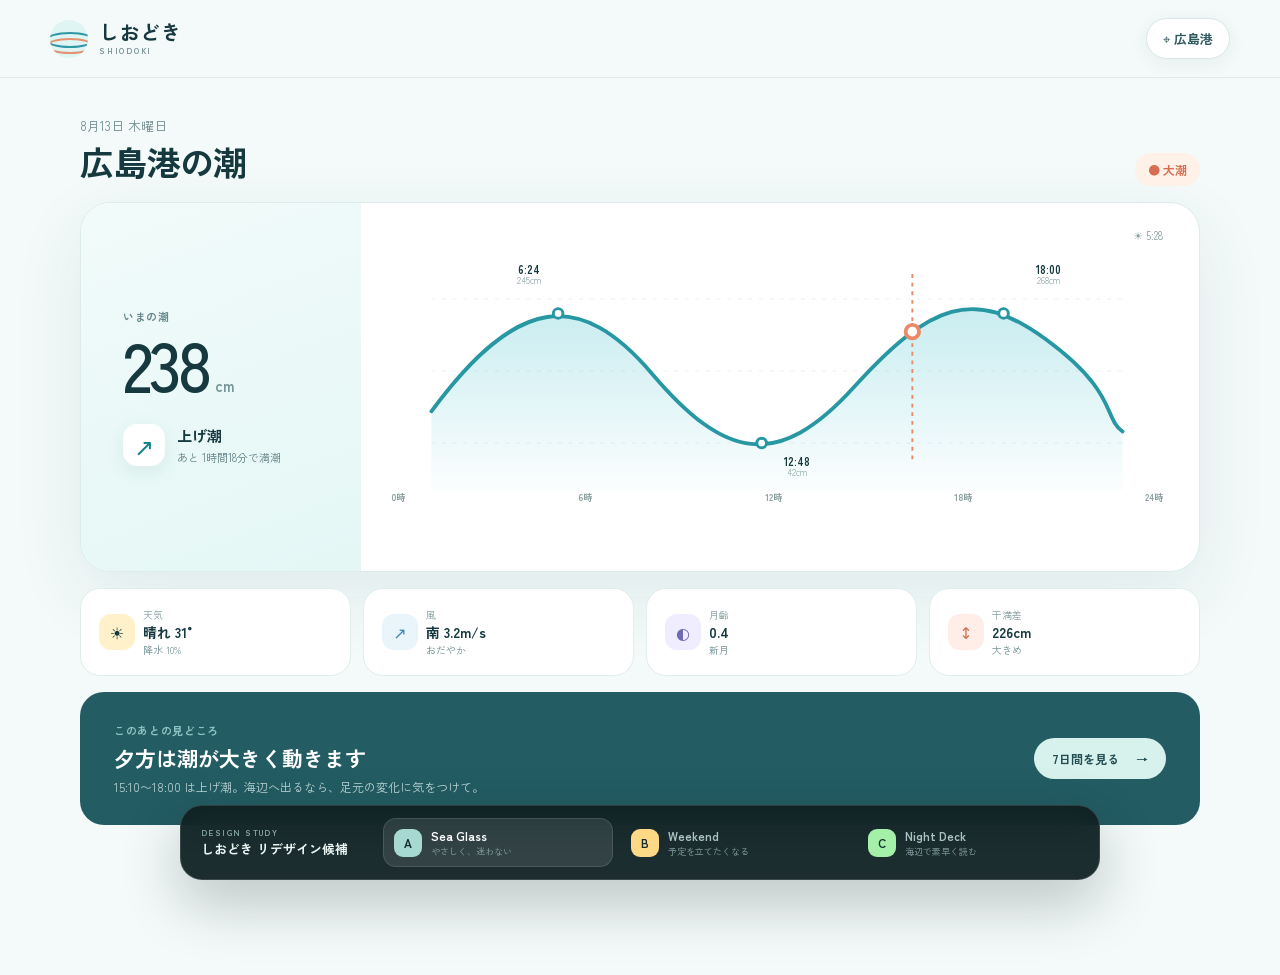
<file: design-mockups/index.html>
<!doctype html>
<html lang="ja">
<head>
  <meta charset="utf-8">
  <meta name="viewport" content="width=device-width, initial-scale=1">
  <meta name="description" content="しおどき リデザイン比較モックアップ">
  <title>しおどき｜リデザイン候補 3案</title>
  <link rel="stylesheet" href="../public/fonts.css">
  <link rel="stylesheet" href="./mockups.css">
</head>
<body>
  <aside class="concept-switcher" aria-label="デザイン案の切り替え">
    <div class="switcher-title">
      <span class="switcher-kicker">DESIGN STUDY</span>
      <strong>しおどき リデザイン候補</strong>
    </div>
    <div class="concept-tabs" role="tablist" aria-label="デザイン候補">
      <button class="concept-tab is-active" type="button" role="tab" aria-selected="true" data-target="a">
        <span class="tab-letter">A</span>
        <span><b>Sea Glass</b><small>やさしく、迷わない</small></span>
      </button>
      <button class="concept-tab" type="button" role="tab" aria-selected="false" data-target="b">
        <span class="tab-letter">B</span>
        <span><b>Weekend</b><small>予定を立てたくなる</small></span>
      </button>
      <button class="concept-tab" type="button" role="tab" aria-selected="false" data-target="c">
        <span class="tab-letter">C</span>
        <span><b>Night Deck</b><small>海辺で素早く読む</small></span>
      </button>
    </div>
    <p class="mock-note">数値はレイアウト確認用のモックデータです</p>
  </aside>

  <main>
    <section class="concept concept-a is-active" data-concept="a" aria-label="案A Sea Glass">
      <header class="a-header">
        <a class="a-brand" href="#a" aria-label="しおどき トップ">
          <span class="brand-orb" aria-hidden="true"><i></i><i></i></span>
          <span><b>しおどき</b><small>SHIODOKI</small></span>
        </a>
        <button class="soft-button" type="button">⌖ 広島港</button>
      </header>

      <div class="a-shell">
        <div class="a-date-row">
          <div><span>8月13日 木曜日</span><b>広島港の潮</b></div>
          <span class="tide-pill">● 大潮</span>
        </div>

        <section class="a-hero-card">
          <div class="a-now">
            <span class="eyebrow">いまの潮</span>
            <div class="a-height"><b>238</b><span>cm</span></div>
            <div class="a-flow"><span class="flow-icon">↗</span><div><b>上げ潮</b><small>あと 1時間18分で満潮</small></div></div>
          </div>
          <div class="a-chart" aria-label="潮位グラフのモックアップ">
            <div class="sun-label">☀ 5:28</div>
            <svg viewBox="0 0 720 250" role="img" aria-label="一日の潮位曲線">
              <defs>
                <linearGradient id="seaFillA" x1="0" y1="0" x2="0" y2="1"><stop offset="0" stop-color="#60c9d4" stop-opacity=".34"/><stop offset="1" stop-color="#60c9d4" stop-opacity=".02"/></linearGradient>
              </defs>
              <path class="a-grid" d="M0 50H720M0 125H720M0 200H720"/>
              <path class="a-area" d="M0 167C90 45 155 40 230 128S360 230 440 142 565 37 640 92 700 174 720 188V250H0Z"/>
              <path class="a-line" d="M0 167C90 45 155 40 230 128S360 230 440 142 565 37 640 92 700 174 720 188"/>
              <line class="a-now-line" x1="501" y1="24" x2="501" y2="220"/>
              <circle class="a-now-dot" cx="501" cy="84" r="7"/>
              <circle class="a-extreme" cx="132" cy="65" r="5"/><circle class="a-extreme" cx="344" cy="200" r="5"/><circle class="a-extreme" cx="596" cy="65" r="5"/>
            </svg>
            <div class="chart-times"><span>0時</span><span>6時</span><span>12時</span><span>18時</span><span>24時</span></div>
            <div class="extreme-label high-one"><b>6:24</b><small>245cm</small></div>
            <div class="extreme-label low-one"><b>12:48</b><small>42cm</small></div>
            <div class="extreme-label high-two"><b>18:00</b><small>268cm</small></div>
          </div>
        </section>

        <section class="a-glance" aria-label="今日の情報">
          <article><span class="glance-icon sun">☀</span><small>天気</small><b>晴れ 31°</b><em>降水 10%</em></article>
          <article><span class="glance-icon wind">↗</span><small>風</small><b>南 3.2m/s</b><em>おだやか</em></article>
          <article><span class="glance-icon moon">◐</span><small>月齢</small><b>0.4</b><em>新月</em></article>
          <article><span class="glance-icon range">↕</span><small>干満差</small><b>226cm</b><em>大きめ</em></article>
        </section>

        <section class="a-next">
          <div><span class="eyebrow">このあとの見どころ</span><h2>夕方は潮が大きく動きます</h2><p>15:10〜18:00 は上げ潮。海辺へ出るなら、足元の変化に気をつけて。</p></div>
          <button type="button">7日間を見る <span>→</span></button>
        </section>
      </div>
    </section>

    <section class="concept concept-b" data-concept="b" aria-label="案B Weekend">
      <header class="b-header">
        <a class="b-brand" href="#b"><span>しおどき</span><small>海辺の予定を、いい時間に。</small></a>
        <nav aria-label="メインナビゲーション"><a href="#b">潮をみる</a><a href="#b">海辺ガイド</a><button type="button">場所をえらぶ</button></nav>
      </header>

      <div class="b-shell">
        <section class="b-intro">
          <span class="b-kicker">THURSDAY · AUGUST 13</span>
          <h1>今日は、<span>夕方の海</span>が<br>気持ちよさそう。</h1>
          <p>広島港は18:00ごろ満潮。風はおだやかで、夕方にかけて潮が大きく動きます。</p>
          <div class="b-place"><span class="pin-dot">●</span><div><small>いま見ている場所</small><b>広島県・広島港</b></div><button type="button">変更</button></div>
        </section>

        <section class="b-tide-card">
          <div class="b-card-head"><div><small>今日の潮</small><b>大潮</b></div><span>8/13 木</span></div>
          <div class="b-wave" aria-label="潮位グラフのモックアップ">
            <svg viewBox="0 0 720 250" role="img" aria-label="一日の潮位曲線">
              <path class="b-area" d="M0 170C90 42 160 45 235 130S355 225 438 141 558 38 638 91 700 172 720 188V250H0Z"/>
              <path class="b-line" d="M0 170C90 42 160 45 235 130S355 225 438 141 558 38 638 91 700 172 720 188"/>
              <line class="b-now-line" x1="500" y1="36" x2="500" y2="224"/><circle class="b-now-dot" cx="500" cy="86" r="8"/>
            </svg>
            <span class="b-now-label">いま 238cm</span>
            <div class="b-scale"><span>0時</span><span>6時</span><span>12時</span><span>18時</span><span>24時</span></div>
          </div>
          <div class="b-events"><div><span class="event-mark high">↑</span><small>満潮</small><b>6:24</b><em>245cm</em></div><div><span class="event-mark low">↓</span><small>干潮</small><b>12:48</b><em>42cm</em></div><div><span class="event-mark high">↑</span><small>満潮</small><b>18:00</b><em>268cm</em></div></div>
        </section>

        <section class="b-plans">
          <div class="b-section-title"><div><small>WEEKEND IDEAS</small><h2>海辺で何する？</h2></div><p>潮と天気から、過ごしやすい時間をまとめました。</p></div>
          <div class="b-plan-grid">
            <article class="plan-card peach"><span class="plan-emoji">🎣</span><small>釣り</small><h3>夕まずめを狙う</h3><p>16:30〜18:30</p><b>潮がよく動く</b></article>
            <article class="plan-card blue"><span class="plan-emoji">🦀</span><small>磯あそび</small><h3>今日は短めに</h3><p>11:40〜13:40</p><b>干潮 42cm</b></article>
            <article class="plan-card yellow"><span class="plan-emoji">🌇</span><small>夕涼み</small><h3>風のおだやかな夕方</h3><p>17:00〜19:00</p><b>日没 18:58</b></article>
          </div>
        </section>
      </div>
    </section>

    <section class="concept concept-c" data-concept="c" aria-label="案C Night Deck">
      <header class="c-header">
        <a class="c-brand" href="#c"><span class="c-logo">S</span><div><b>SHIODOKI</b><small>全国タイド</small></div></a>
        <div class="c-actions"><button type="button">☆ 保存</button><button class="c-search" type="button">⌕ 地点検索</button></div>
      </header>

      <div class="c-shell">
        <div class="c-location"><div><span class="live-dot"></span><small>HIROSHIMA · LIVE</small><h1>広島港</h1><p>34.353°N / 132.469°E</p></div><div class="c-day"><small>AUG</small><b>13</b><span>THU</span></div></div>

        <section class="c-dashboard">
          <article class="c-primary">
            <div class="c-primary-head"><div><span class="c-tag">NOW</span><h2>上げ潮</h2></div><span class="c-big-height"><b>238</b>cm</span></div>
            <div class="c-chart" aria-label="潮位グラフのモックアップ">
              <svg viewBox="0 0 800 290" role="img" aria-label="一日の潮位曲線">
                <defs><linearGradient id="seaFillC" x1="0" y1="0" x2="0" y2="1"><stop offset="0" stop-color="#6ce9d3" stop-opacity=".28"/><stop offset="1" stop-color="#6ce9d3" stop-opacity="0"/></linearGradient></defs>
                <path class="c-grid" d="M0 54H800M0 135H800M0 216H800"/>
                <path class="c-area" d="M0 182C98 50 180 48 260 138S396 238 480 145 625 47 700 100 770 179 800 197V290H0Z"/>
                <path class="c-line" d="M0 182C98 50 180 48 260 138S396 238 480 145 625 47 700 100 770 179 800 197"/>
                <line class="c-now-line" x1="557" y1="28" x2="557" y2="244"/><circle class="c-now-dot" cx="557" cy="84" r="8"/>
              </svg>
              <span class="c-hint">満潮まで 01:18</span>
              <div class="c-scale"><span>00</span><span>06</span><span>12</span><span>18</span><span>24</span></div>
            </div>
            <div class="c-extremes"><div><small>HIGH 01</small><b>06:24</b><span>245cm</span></div><div class="is-low"><small>LOW</small><b>12:48</b><span>42cm</span></div><div><small>HIGH 02</small><b>18:00</b><span>268cm</span></div></div>
          </article>

          <aside class="c-side">
            <article class="c-condition"><div><small>CONDITION</small><span class="c-status">GOOD</span></div><b>夕方に<br>よく動く</b><p>15:10 — 18:00</p></article>
            <article class="c-weather"><div><small>WEATHER</small><span>☀</span></div><b>31°</b><p>南 3.2m/s</p></article>
            <article class="c-metrics"><div><small>RANGE</small><b>226<span>cm</span></b></div><div><small>MOON</small><b>0.4</b></div></article>
          </aside>
        </section>

        <section class="c-timeline">
          <div class="c-section-head"><div><small>NEXT 12 HOURS</small><h2>これからの潮</h2></div><button type="button">7日間 →</button></div>
          <div class="timeline-grid">
            <div class="timeline-now"><span>NOW</span></div>
            <div class="timeline-track"><i style="left:0%"></i><i style="left:25%"></i><i style="left:50%"></i><i style="left:75%"></i><i style="left:100%"></i><b style="left:18%">満潮 18:00</b><em style="left:18%"></em></div>
            <div class="timeline-labels"><span>17:00</span><span>20:00</span><span>23:00</span><span>02:00</span><span>05:00</span></div>
          </div>
        </section>
      </div>
    </section>
  </main>

  <script src="./mockups.js"></script>
</body>
</html>
</file>
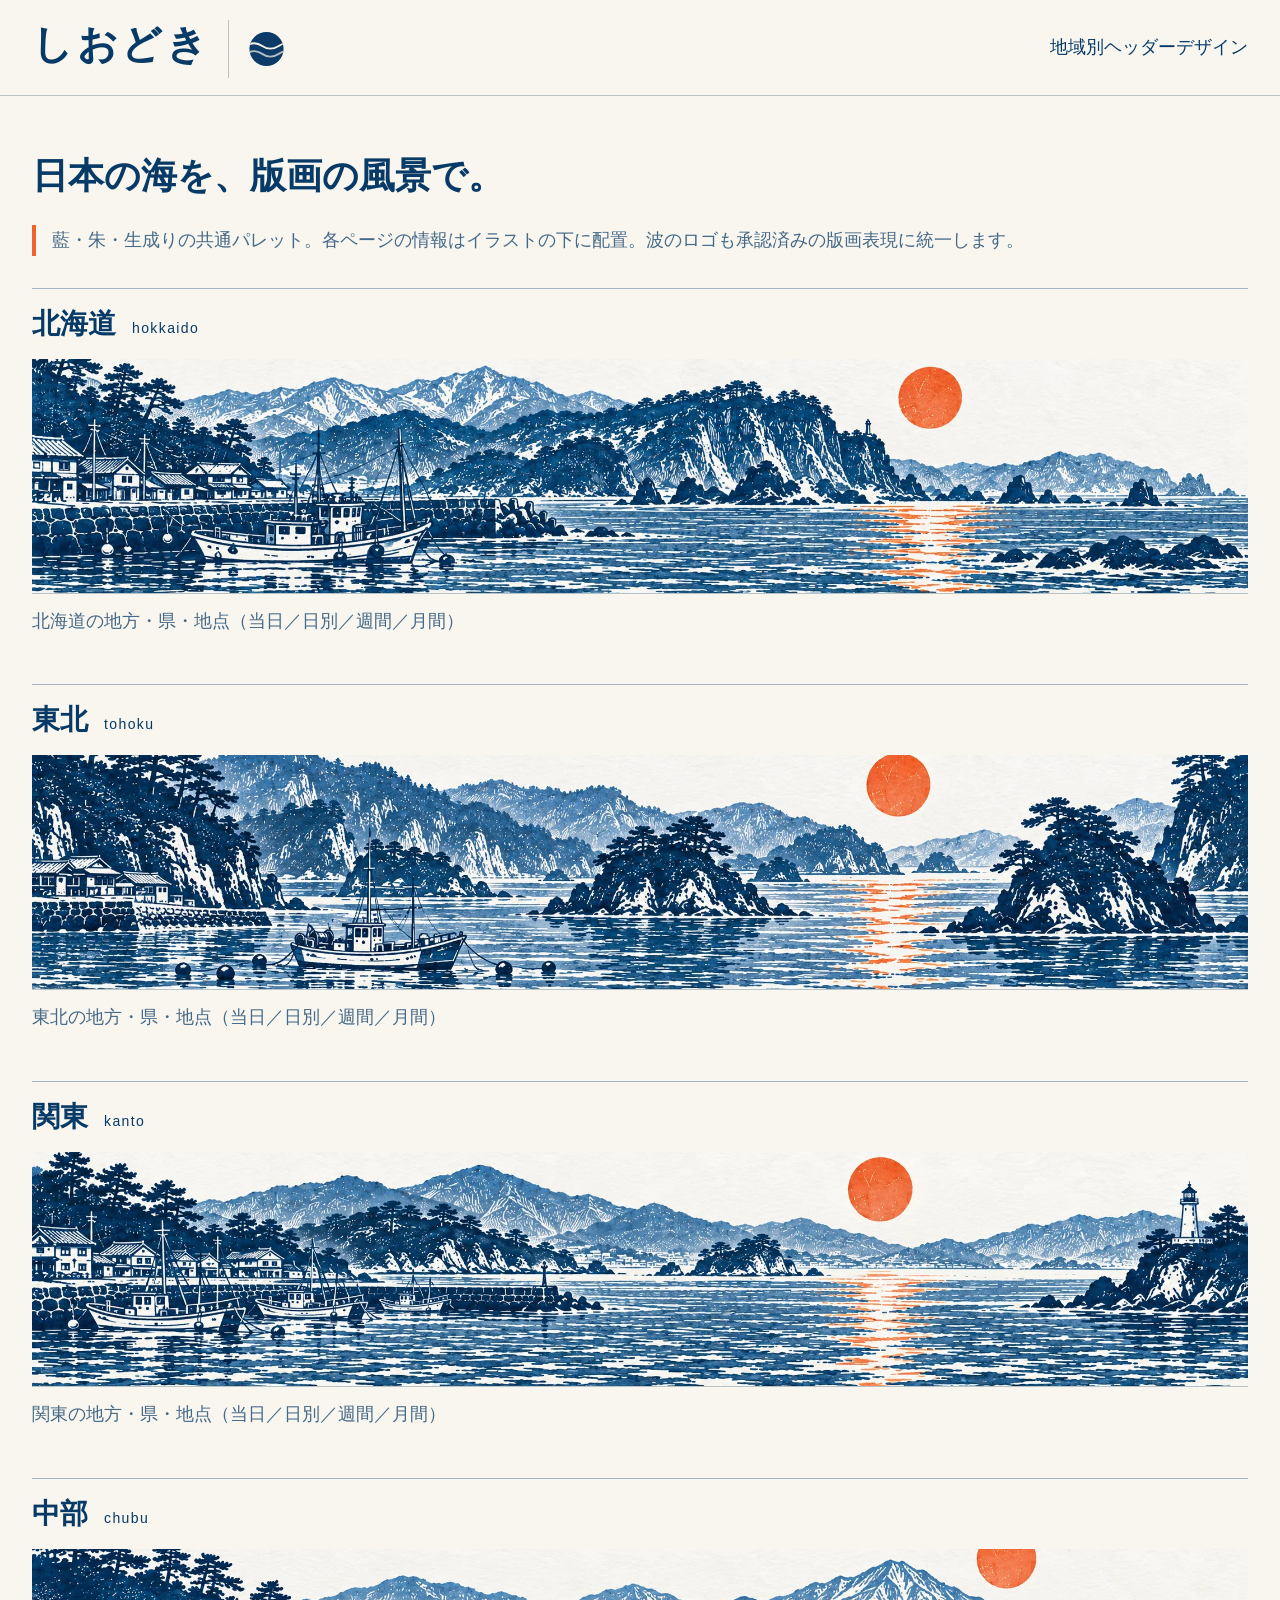
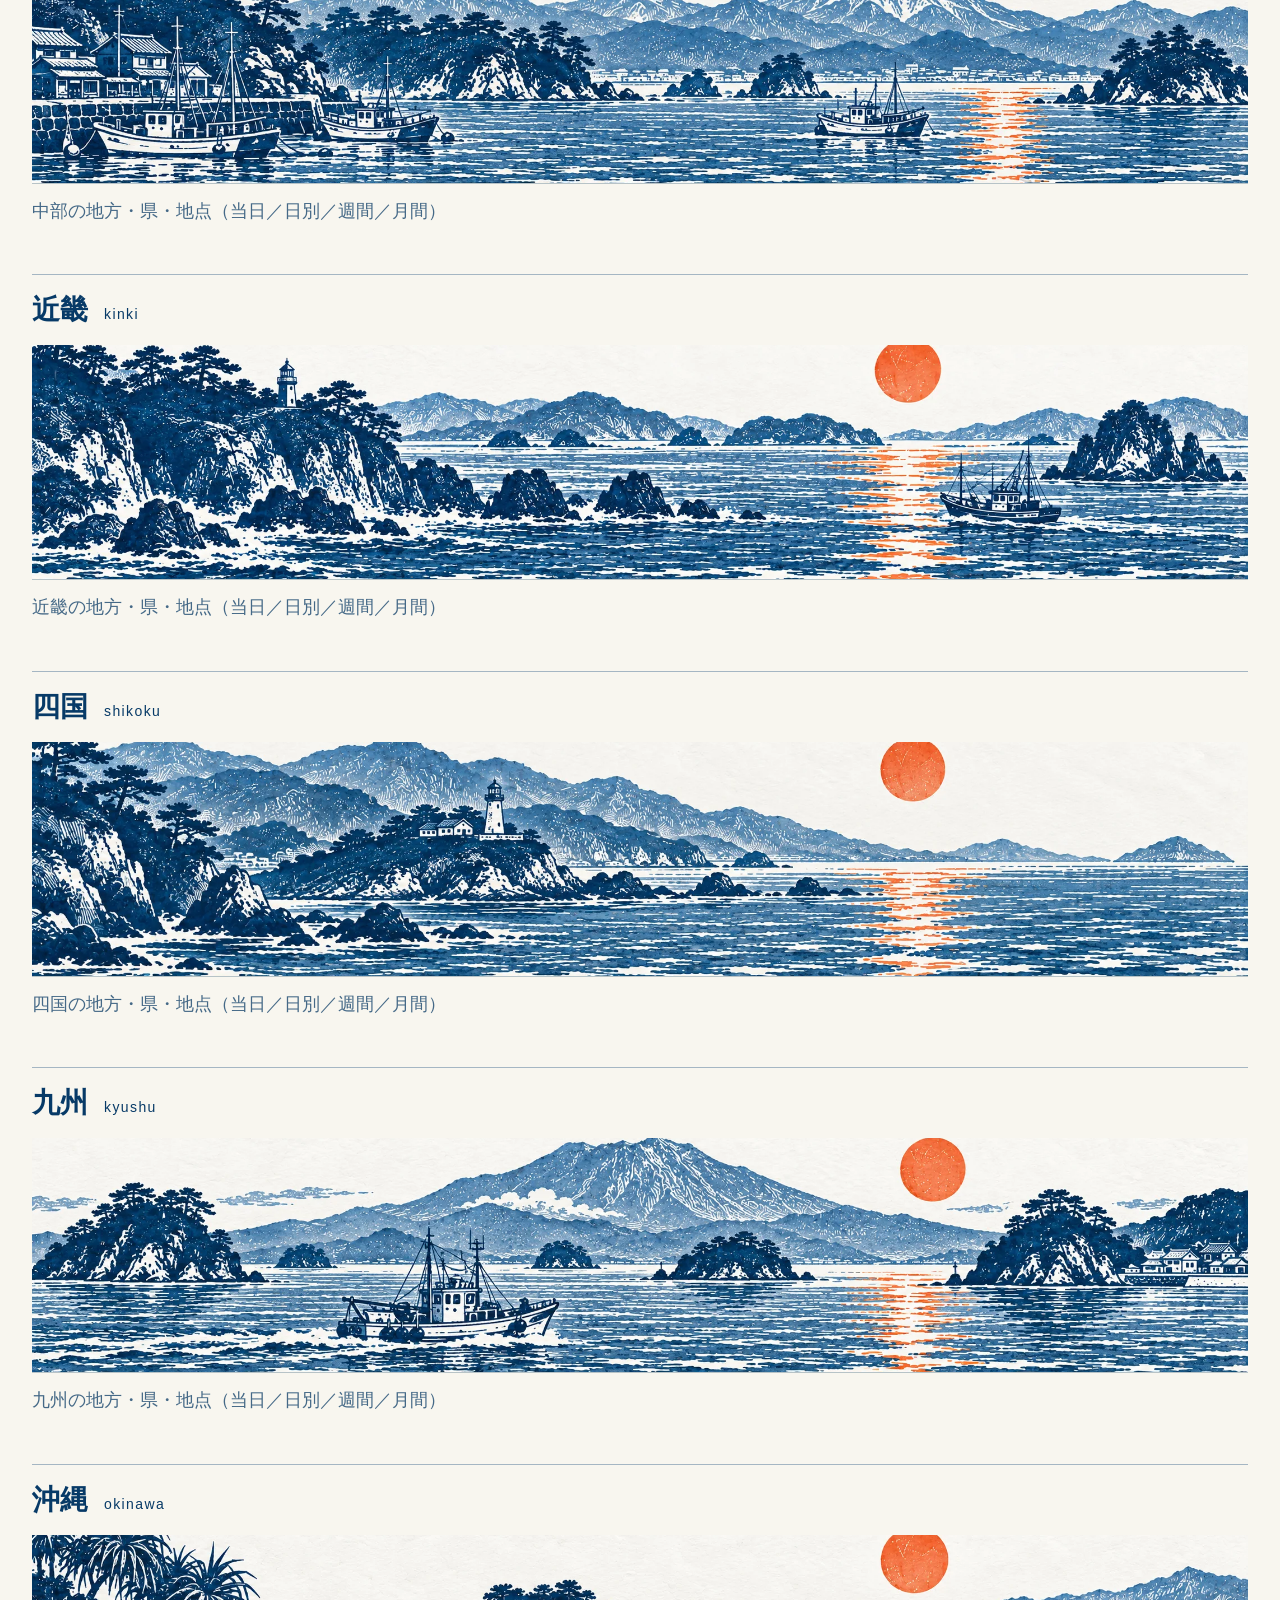
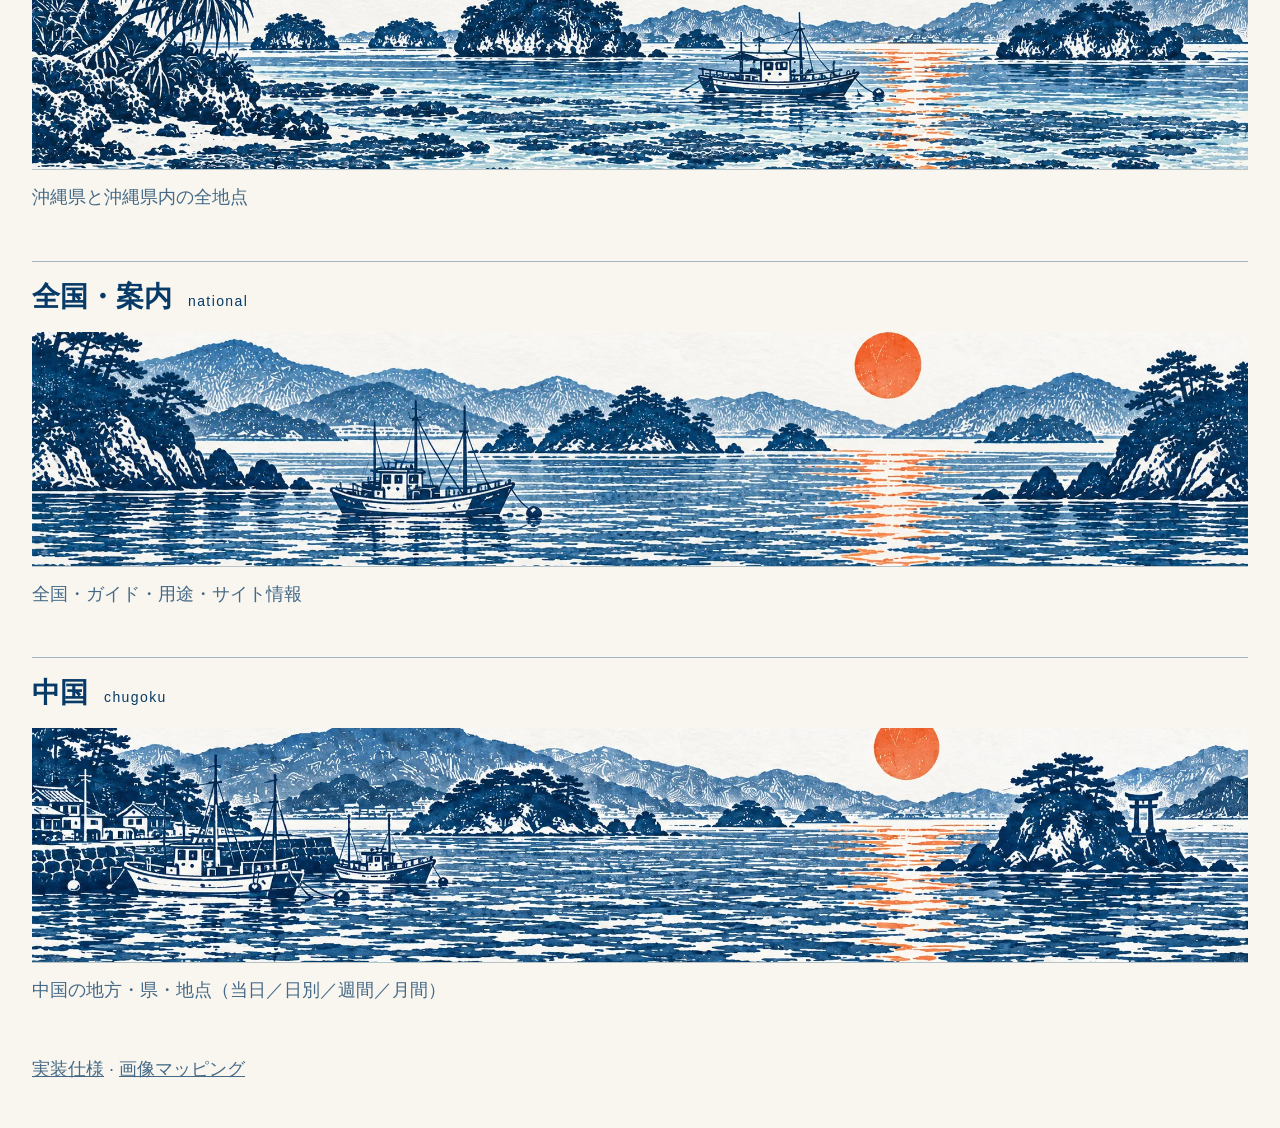
<file: design-mockups/header-system/index.html>
<!doctype html><html lang="ja"><meta charset="utf-8"><meta name="viewport" content="width=device-width,initial-scale=1"><title>しおどき 地域別ヘッダー</title><style>*{box-sizing:border-box}body{margin:0;background:#f8f6ef;color:#073a67;font:18px/1.7 "Yu Gothic",sans-serif}.mast{height:96px;display:flex;align-items:center;justify-content:space-between;padding:0 32px;border-bottom:1px solid #b7c3c7}.brand{font:800 40px "Yu Mincho",serif;letter-spacing:.09em}.mark{display:inline-block;font:42px serif;padding-left:18px;margin-left:18px;border-left:1px solid #b7c3c7}main{max-width:1380px;margin:auto;padding:32px}h1{font:700 36px "Yu Mincho",serif}h2{font:700 28px "Yu Mincho",serif;margin:0;padding:16px 0}small{font:14px "Yu Gothic",sans-serif;margin-left:16px;letter-spacing:.1em}section{margin:32px 0 48px;border-top:1px solid #a5b6c3}.art{height:235px;background-size:cover;border-bottom:1px solid #b7c3c7}p{margin:12px 0;color:#456987}.note{border-left:4px solid #ef612f;padding-left:16px}a{color:inherit}@media(max-width:700px){.mast{height:76px;padding:0 16px}.brand{font-size:28px}.mark{font-size:32px}.mast>span{font-size:14px}main{padding:16px}.art{height:132px}h1{font-size:30px}h2{font-size:26px}}</style><header class="mast"><span class="brand">しおどき<svg class="mark" style="width:58px;height:58px;vertical-align:middle" viewBox="0 0 64 64" role="img" aria-label="波のマーク">
          <defs>
            <filter id="ink"><feTurbulence type="fractalNoise" baseFrequency=".055" numOctaves="2" seed="7" result="noise"/><feDisplacementMap in="SourceGraphic" in2="noise" scale="1.5"/></filter>
            <clipPath id="mark-clip"><circle cx="32" cy="32" r="28"/></clipPath>
          </defs>
          <circle cx="32" cy="32" r="28" fill="#073a67" filter="url(#ink)"/>
          <g clip-path="url(#mark-clip)" fill="none" stroke="#f8f4e9" stroke-width="3" stroke-linecap="round" filter="url(#ink)">
            <path d="M-2 27 Q12 18 25 27 T52 27 T79 27"/>
            <path d="M-2 40 Q12 31 25 40 T52 40 T79 40" opacity=".7"/>
          </g>
        </svg></span><span>地域別ヘッダーデザイン</span></header><main><h1>日本の海を、版画の風景で。</h1><p class="note">藍・朱・生成りの共通パレット。各ページの情報はイラストの下に配置。波のロゴも承認済みの版画表現に統一します。</p><section><h2>北海道<small>hokkaido</small></h2><div class="art" style="background-image:url('../../public/assets/headers/hokkaido.webp');background-position:center 55%"></div><p>北海道の地方・県・地点（当日／日別／週間／月間）</p></section>
<section><h2>東北<small>tohoku</small></h2><div class="art" style="background-image:url('../../public/assets/headers/tohoku.webp');background-position:center 55%"></div><p>東北の地方・県・地点（当日／日別／週間／月間）</p></section>
<section><h2>関東<small>kanto</small></h2><div class="art" style="background-image:url('../../public/assets/headers/kanto.webp');background-position:center 55%"></div><p>関東の地方・県・地点（当日／日別／週間／月間）</p></section>
<section><h2>中部<small>chubu</small></h2><div class="art" style="background-image:url('../../public/assets/headers/chubu.webp');background-position:center 55%"></div><p>中部の地方・県・地点（当日／日別／週間／月間）</p></section>
<section><h2>近畿<small>kinki</small></h2><div class="art" style="background-image:url('../../public/assets/headers/kinki.webp');background-position:center 55%"></div><p>近畿の地方・県・地点（当日／日別／週間／月間）</p></section>
<section><h2>四国<small>shikoku</small></h2><div class="art" style="background-image:url('../../public/assets/headers/shikoku.webp');background-position:center 55%"></div><p>四国の地方・県・地点（当日／日別／週間／月間）</p></section>
<section><h2>九州<small>kyushu</small></h2><div class="art" style="background-image:url('../../public/assets/headers/kyushu.webp');background-position:center 55%"></div><p>九州の地方・県・地点（当日／日別／週間／月間）</p></section>
<section><h2>沖縄<small>okinawa</small></h2><div class="art" style="background-image:url('../../public/assets/headers/okinawa.webp');background-position:center 55%"></div><p>沖縄県と沖縄県内の全地点</p></section>
<section><h2>全国・案内<small>national</small></h2><div class="art" style="background-image:url('../../public/assets/headers/national.webp');background-position:center 55%"></div><p>全国・ガイド・用途・サイト情報</p></section>
<section><h2>中国<small>chugoku</small></h2><div class="art" style="background-image:url('../../public/assets/headers/chugoku.webp');background-position:center 57%"></div><p>中国の地方・県・地点（当日／日別／週間／月間）</p></section><p><a href="HANDOFF.md">実装仕様</a> · <a href="manifest.json">画像マッピング</a></p></main></html>
</file>
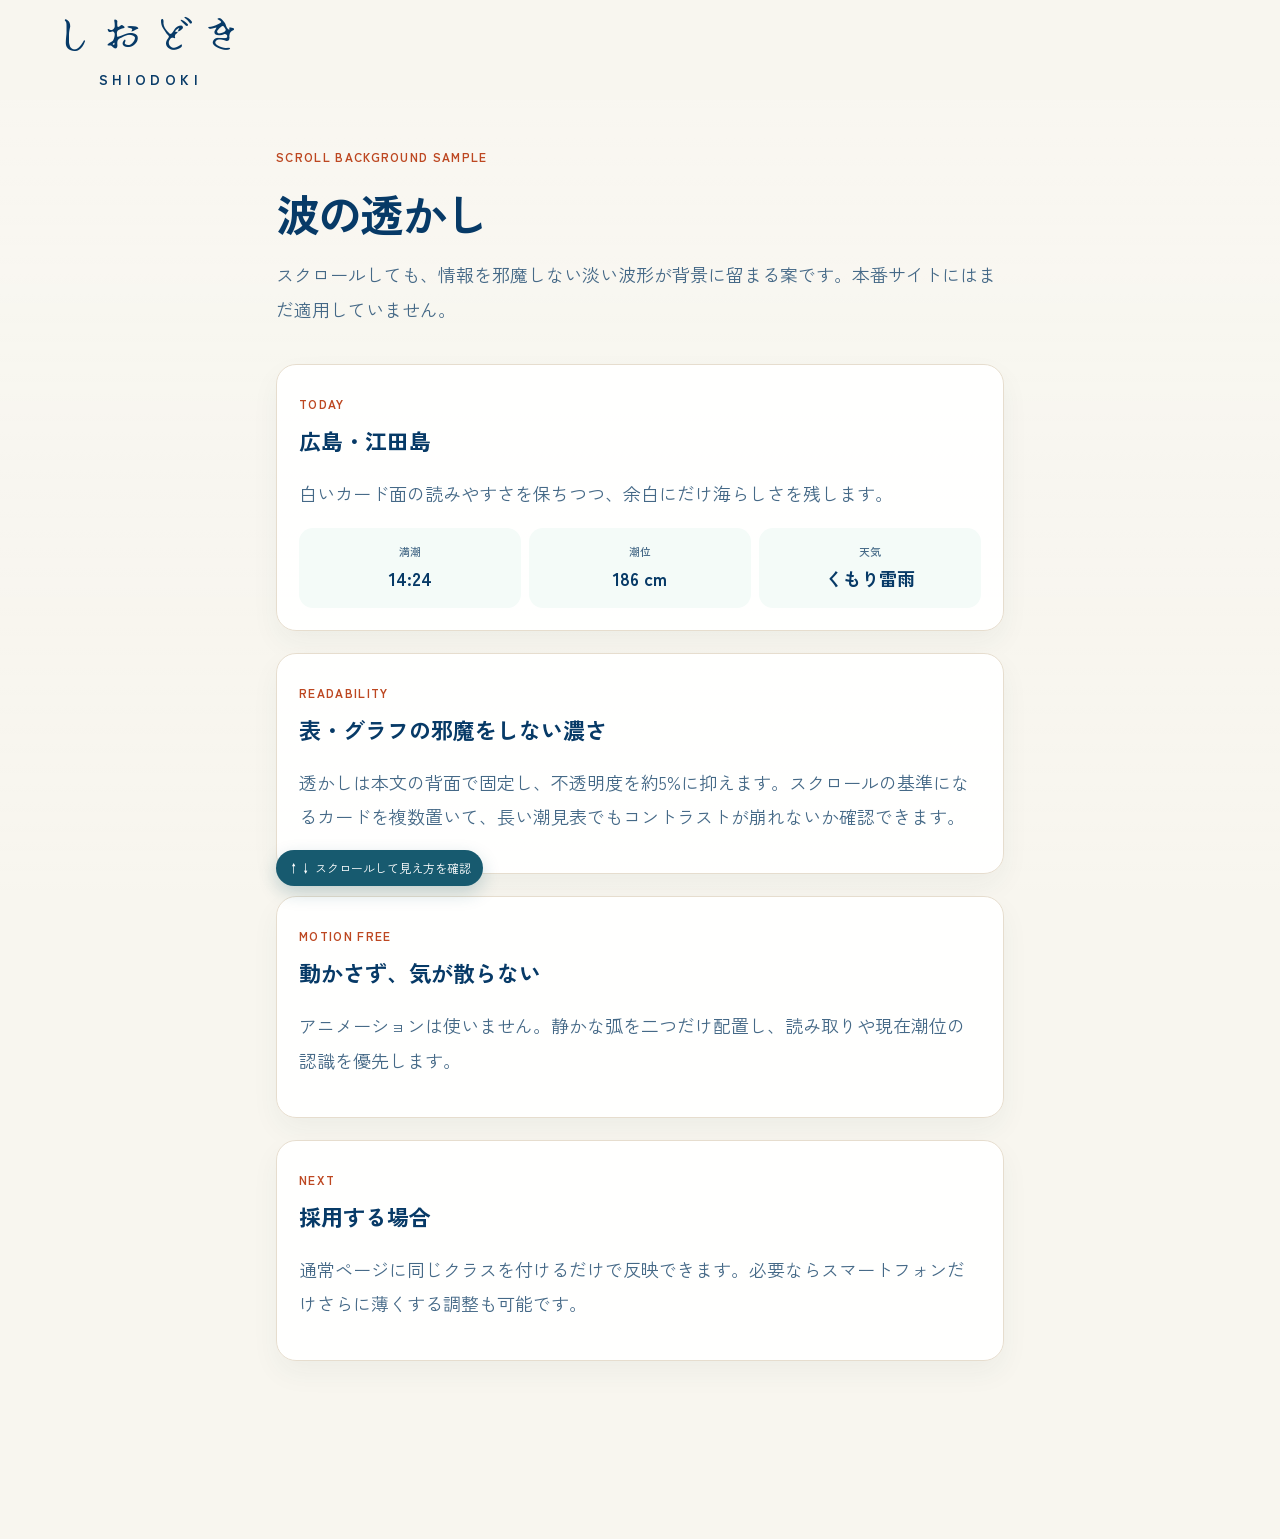
<file: design-mockups/wave-watermark.html>
<!doctype html>
<html lang="ja">
<head>
  <meta charset="utf-8">
  <meta name="viewport" content="width=device-width, initial-scale=1">
  <title>波の透かしサンプル｜しおどき</title>
  <link rel="stylesheet" href="../public/fonts.css">
  <link rel="stylesheet" href="../public/style.css">
  <style>
    .wave-sample { position: relative; max-width: 760px; margin: 0 auto; padding: 34px 16px 120px; }
    .wave-sample h1 { margin: 0 0 8px; color: var(--ink); font-size: clamp(28px, 7vw, 44px); font-weight: 800; letter-spacing: -.04em; }
    .wave-sample .lede { margin: 0 0 38px; color: var(--ink2); line-height: 1.9; }
    .wave-sample .sample-card { margin: 22px 0; padding: 22px; background: rgba(255,255,255,.91); border: 1px solid #e6ddce; border-radius: 20px; box-shadow: 0 12px 28px rgba(43,81,72,.05); }
    .wave-sample .eyebrow { display: inline-block; margin-bottom: 8px; color: var(--warm-d); font-size: 12px; font-weight: 800; letter-spacing: .11em; }
    .wave-sample h2 { margin: 0 0 10px; color: var(--ink); font-size: 22px; font-weight: 800; }
    .wave-sample p { color: var(--ink2); line-height: 1.9; }
    .wave-sample .mini-stats { display: grid; grid-template-columns: repeat(3, 1fr); gap: 8px; margin-top: 18px; }
    .wave-sample .mini-stats div { padding: 14px 8px; background: #f4fbf8; border-radius: 14px; text-align: center; color: var(--blue); font-weight: 800; }
    .wave-sample .mini-stats small { display: block; margin-bottom: 4px; color: var(--mut); font-size: 11px; font-weight: 500; }
    .wave-sample .scroll-cue { position: sticky; bottom: 14px; display: inline-block; padding: 8px 12px; background: #175a6f; border-radius: 999px; color: #fff; font-size: 12px; box-shadow: 0 7px 18px rgba(23,90,111,.22); }
  </style>
</head>
<body class="wave-watermark">
  <header class="site"><a class="brand" href="./index.html"><span class="brand-ja">しおどき</span><span class="brand-en">SHIODOKI</span></a></header>
  <main class="wave-sample">
    <p class="eyebrow">SCROLL BACKGROUND SAMPLE</p>
    <h1>波の透かし</h1>
    <p class="lede">スクロールしても、情報を邪魔しない淡い波形が背景に留まる案です。本番サイトにはまだ適用していません。</p>

    <section class="sample-card">
      <span class="eyebrow">TODAY</span>
      <h2>広島・江田島</h2>
      <p>白いカード面の読みやすさを保ちつつ、余白にだけ海らしさを残します。</p>
      <div class="mini-stats"><div><small>満潮</small>14:24</div><div><small>潮位</small>186 cm</div><div><small>天気</small>くもり雷雨</div></div>
    </section>

    <section class="sample-card"><span class="eyebrow">READABILITY</span><h2>表・グラフの邪魔をしない濃さ</h2><p>透かしは本文の背面で固定し、不透明度を約5%に抑えます。スクロールの基準になるカードを複数置いて、長い潮見表でもコントラストが崩れないか確認できます。</p></section>
    <section class="sample-card"><span class="eyebrow">MOTION FREE</span><h2>動かさず、気が散らない</h2><p>アニメーションは使いません。静かな弧を二つだけ配置し、読み取りや現在潮位の認識を優先します。</p></section>
    <section class="sample-card"><span class="eyebrow">NEXT</span><h2>採用する場合</h2><p>通常ページに同じクラスを付けるだけで反映できます。必要ならスマートフォンだけさらに薄くする調整も可能です。</p></section>
    <span class="scroll-cue">↑↓ スクロールして見え方を確認</span>
  </main>
</body>
</html>
</file>
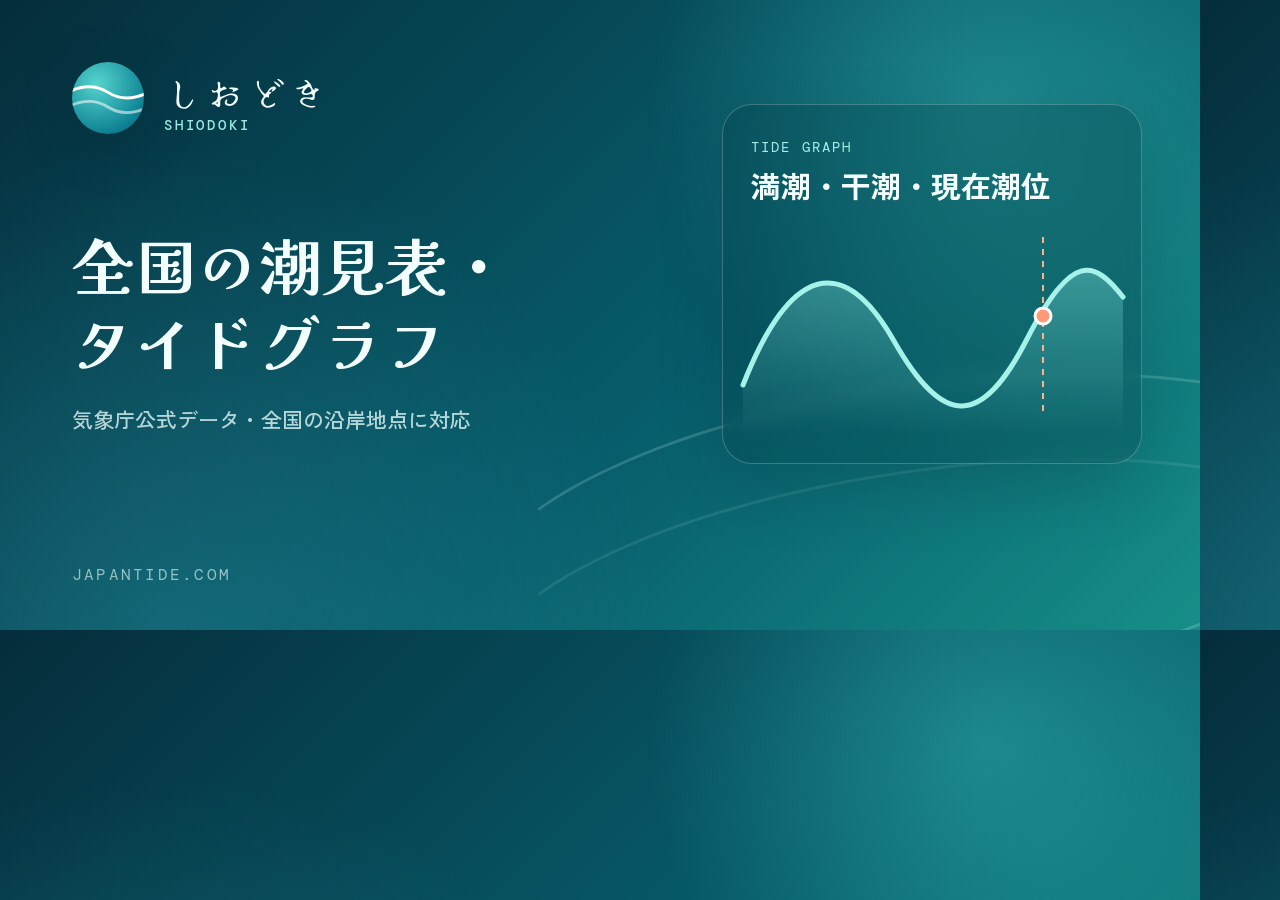
<file: scripts/og-image.html>
<!-- 1200 x 630 の共有カード。ブラウザで同寸表示し public/og-image.png に保存する。 -->
<!doctype html>
<html lang="ja">
<head>
<meta charset="utf-8">
<link rel="stylesheet" href="../public/fonts.css">
<style>
  * { box-sizing: border-box; }
  html, body { margin: 0; width: 1200px; height: 630px; overflow: hidden; }
  body {
    position: relative; color: #f3ffff;
    background: radial-gradient(circle at 82% 18%, rgba(71,218,204,.34), transparent 30%), radial-gradient(circle at 14% 100%, rgba(51,157,174,.3), transparent 40%), linear-gradient(135deg, #052d3b 0%, #075d6b 58%, #168e88 100%);
    font-family: 'Zen Kaku Gothic New', system-ui, sans-serif;
  }
  body::before, body::after { position: absolute; width: 900px; height: 300px; right: -180px; border: 3px solid rgba(220,255,250,.18); border-left-color: transparent; border-right-color: transparent; border-radius: 50%; content: ''; transform: rotate(-8deg); }
  body::before { bottom: -60px; }
  body::after { bottom: -145px; opacity: .55; }
  .brand { position: absolute; top: 62px; left: 72px; display: flex; align-items: center; gap: 20px; }
  .mark { width: 72px; height: 72px; filter: drop-shadow(0 12px 24px rgba(0,35,42,.25)); }
  /* サイト本体と同じ「ロゴ=New Tegomin(400のみ)」。太字指定は合成ボールドで
     木版の線が潰れるので 400 固定、字間で看板らしさを出す。 */
  .brand-ja { font-family: 'New Tegomin', serif; font-size: 38px; font-weight: 400; letter-spacing: .1em; }
  .brand-en { margin-top: -2px; color: #9debe4; font-family: 'DM Mono', monospace; font-size: 14px; font-weight: 500; letter-spacing: .2em; }
  .content { position: absolute; z-index: 2; left: 72px; top: 225px; width: 660px; }
  /* 見出しは本体と同じ Kaisei Decol。800 は無いので 700。 */
  h1 { margin: 0; font-family: 'Kaisei Decol', serif; font-size: 62px; font-weight: 700; line-height: 1.25; letter-spacing: .01em; }
  .sub { margin: 24px 0 0; color: rgba(234,255,252,.76); font-size: 21px; font-weight: 500; }
  .tide-card { position: absolute; z-index: 1; right: 58px; top: 104px; width: 420px; height: 360px; padding: 28px; border: 1px solid rgba(255,255,255,.22); border-radius: 30px; background: rgba(2,47,58,.26); box-shadow: 0 25px 65px rgba(0,30,38,.18); backdrop-filter: blur(8px); }
  .tide-card small { color: #a6efe8; font-family: 'DM Mono', monospace; font-size: 14px; letter-spacing: .15em; }
  .tide-card b { display: block; margin-top: 6px; font-size: 30px; }
  .tide-card svg { position: absolute; left: 20px; bottom: 28px; width: 380px; height: 220px; overflow: visible; }
  .foot { position: absolute; left: 72px; bottom: 45px; color: rgba(226,255,251,.62); font-family: 'DM Mono', monospace; font-size: 16px; letter-spacing: .14em; }
</style>
</head>
<body>
  <div class="brand">
    <svg class="mark" viewBox="0 0 64 64" aria-hidden="true"><defs><radialGradient id="g" cx="35%" cy="30%" r="75%"><stop offset="0%" stop-color="#55d5cd"/><stop offset="100%" stop-color="#087b8f"/></radialGradient><clipPath id="c"><circle cx="32" cy="32" r="32"/></clipPath></defs><circle cx="32" cy="32" r="32" fill="url(#g)"/><g clip-path="url(#c)"><path d="M-4 40 Q16 30 32 40 T68 40" fill="none" stroke="#fff" stroke-width="2.6" stroke-linecap="round" opacity=".55"/><path d="M-4 27 Q16 17 32 27 T68 27" fill="none" stroke="#fff" stroke-width="2.6" stroke-linecap="round"/></g></svg>
    <div><div class="brand-ja">しおどき</div><div class="brand-en">SHIODOKI</div></div>
  </div>
  <main class="content">
    <h1>全国の潮見表・<br>タイドグラフ</h1>
    <p class="sub">気象庁公式データ・全国の沿岸地点に対応</p>
  </main>
  <aside class="tide-card" aria-hidden="true">
    <small>TIDE GRAPH</small><b>満潮・干潮・現在潮位</b>
    <svg viewBox="0 0 380 220"><defs><linearGradient id="fill" x1="0" y1="0" x2="0" y2="1"><stop offset="0" stop-color="#8cf1e5" stop-opacity=".34"/><stop offset="1" stop-color="#8cf1e5" stop-opacity="0"/></linearGradient></defs><path d="M0 170C48 48 101 38 151 126S239 212 284 124 351 45 380 82V220H0Z" fill="url(#fill)"/><path d="M0 170C48 48 101 38 151 126S239 212 284 124 351 45 380 82" fill="none" stroke="#a5f2e9" stroke-width="5" stroke-linecap="round"/><line x1="300" y1="22" x2="300" y2="198" stroke="#ffb08f" stroke-width="2" stroke-dasharray="6 6"/><circle cx="300" cy="101" r="8" fill="#ff9a78" stroke="#fff" stroke-width="3"/></svg>
  </aside>
  <div class="foot">JAPANTIDE.COM</div>
</body>
</html>
</file>
